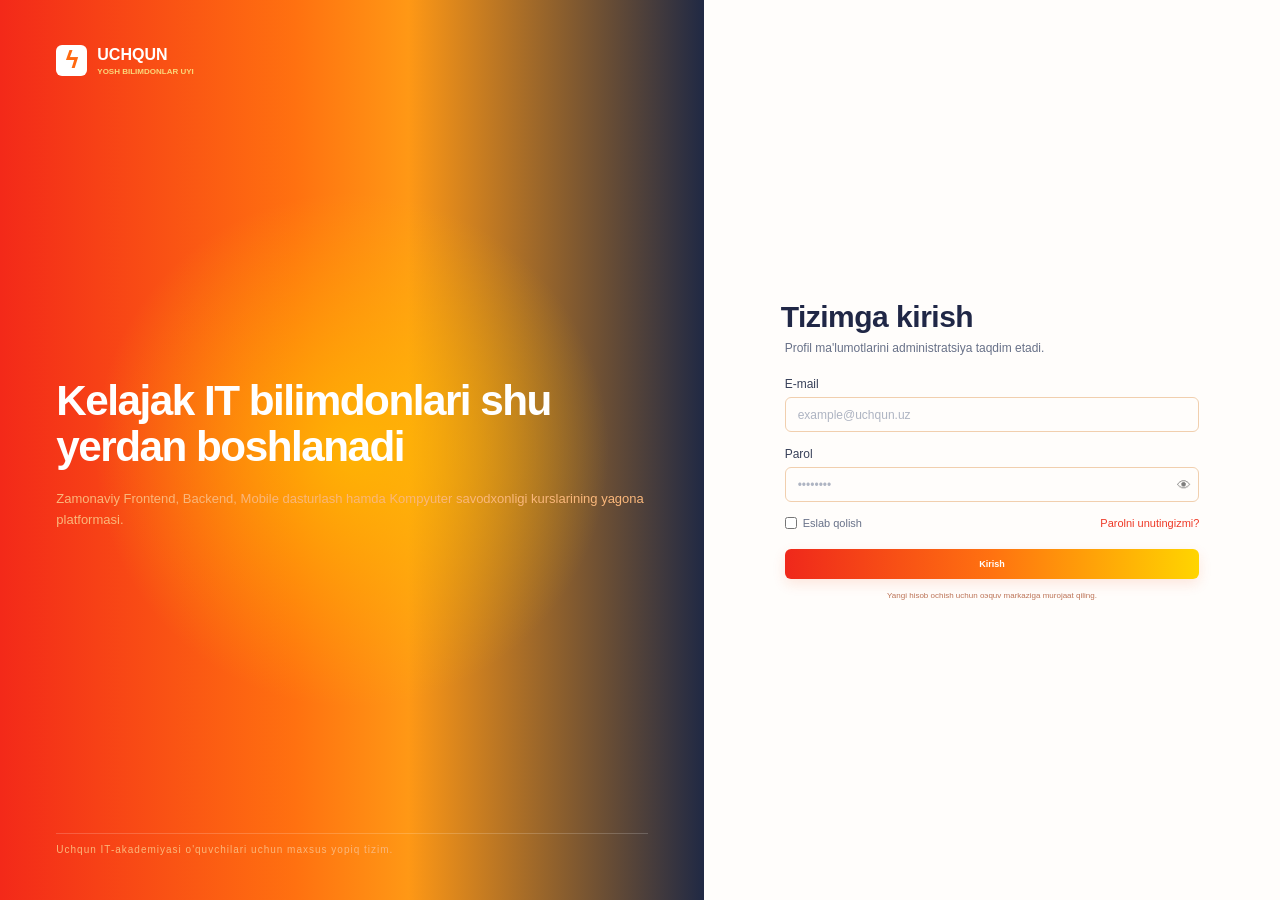
<file: login page/index.html>
<!doctype html>
<html lang="en">
  <head>
    <meta charset="UTF-8" />
    <meta name="viewport" content="width=device-width, initial-scale=1.0" />
    <title>Document</title>
    <link rel="stylesheet" href="style.css" />
  </head>
  <body>
    <div class="login-page">
      <!-- CHAP TOMON -->
      <section class="left-side">
        <div class="logo">
          <div class="logo-icon">ϟ</div>

          <div>
            <h3>UCHQUN</h3>
            <span>YOSH BILIMDONLAR UYI</span>
          </div>
        </div>

        <div class="left-content">
          <h1>Kelajak IT bilimdonlari shu yerdan boshlanadi</h1>

          <p>
            Zamonaviy Frontend, Backend, Mobile dasturlash hamda Kompyuter
            savodxonligi kurslarining yagona platformasi.
          </p>
        </div>

        <div class="left-footer">
          Uchqun IT-akademiyasi o'quvchilari uchun maxsus yopiq tizim.
        </div>
      </section>

      <!-- O'NG TOMON -->
      <section class="right-side">
        <div class="login-box">
          <div class="title">
            <h2>Tizimga kirish</h2>

            <p id="message">
              Profil ma'lumotlarini administratsiya taqdim etadi.
            </p>
          </div>

          <form id="loginForm">
            <!-- EMAIL -->
            <div class="input-group">
              <label>E-mail</label>

              <input type="email" placeholder="example@uchqun.uz " id="email" />
            </div>

            <!-- PAROL -->
            <div class="input-group">
              <label>Parol</label>

              <div class="password-box">
                <input
                  type="password"
                  id="password"
                  placeholder="••••••••"
                  itemid="password"
                />

                <button
                  type="button"
                  class="show-password"
                  onclick="showPassword()"
                >
                  👁
                </button>
                <p id="message" role="status"></p>
              </div>
            </div>

            <!-- OPTIONS -->
            <div class="options">
              <label class="remember">
                <input type="checkbox" />
                <span>Eslab qolish</span>
              </label>

              <a href="#"> Parolni unutingizmi? </a>
            </div>

            <!-- BUTTON -->
            <!-- BUTTON -->
            <button type="submit" class="login-button" id="button">
              <span id="btn-text">Kirish</span>
              <div id="loader" class="spinner" style="display: none"></div>
            </button>

            <p class="register-text">
              Yangi hisob ochish uchun oэquv markaziga murojaat qiling.
            </p>
          </form>
        </div>
      </section>
    </div>
    <script src="library.js"></script>
    <script src="scripts.js"></script>
  </body>
</html>
</file>
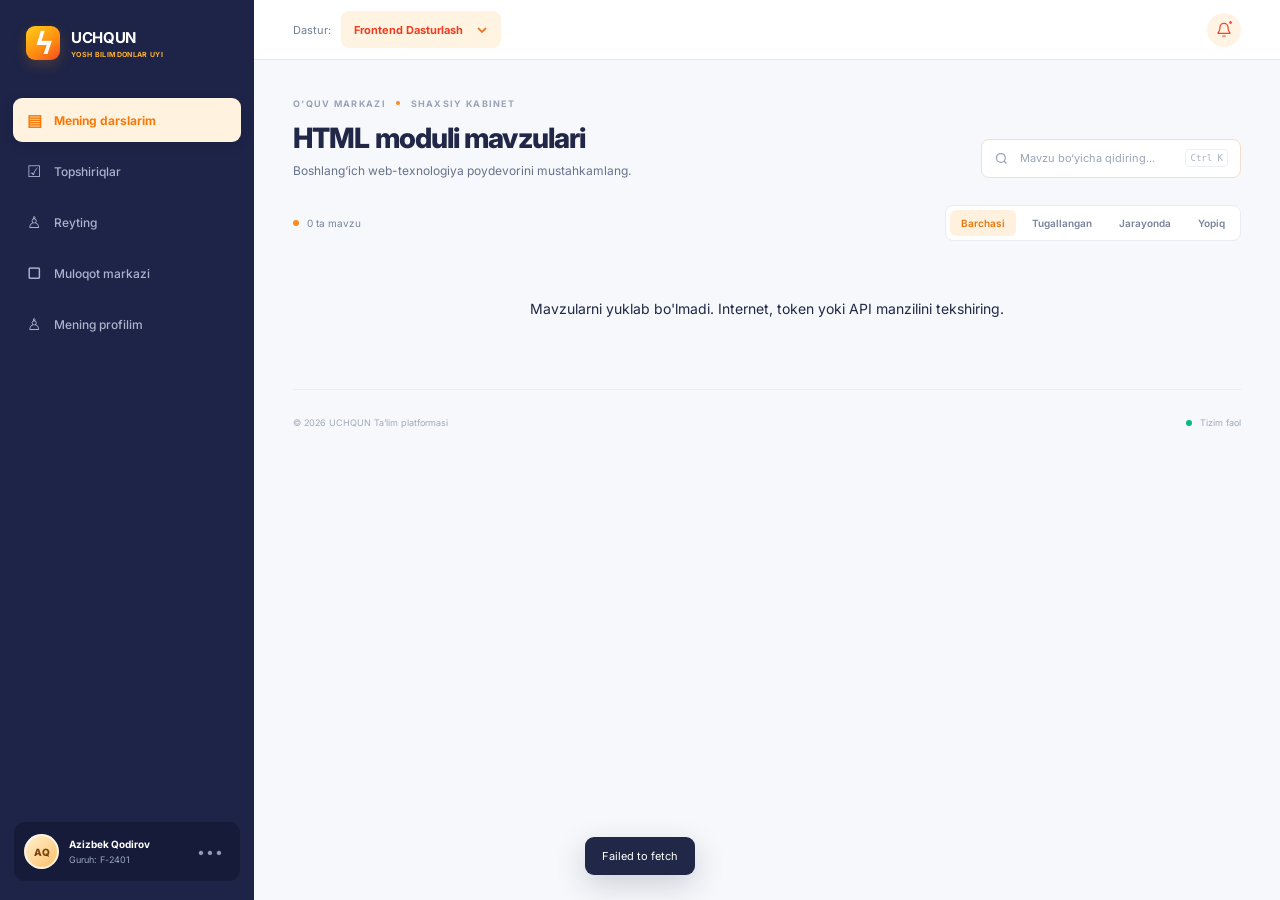
<file: topics/index.html>
<!doctype html>
<html lang="uz">
  <head>
    <meta charset="UTF-8" />
    <meta name="viewport" content="width=device-width, initial-scale=1.0" />
    <title>UCHQUN — Mening darslarim</title>

    <link rel="preconnect" href="https://fonts.googleapis.com" />
    <link rel="preconnect" href="https://fonts.gstatic.com" crossorigin />
    <link
      href="https://fonts.googleapis.com/css2?family=Inter:wght@400;500;600;700;800&display=swap"
      rel="stylesheet"
    />
    <link rel="stylesheet" href="style.css" />
  </head>
  <body>
    <div class="app-shell">
      <aside class="sidebar">
        <a class="brand" href="#">
          <span class="brand-mark">ϟ</span>
          <span class="brand-copy">
            <strong>UCHQUN</strong>
            <small>YOSH BILIMDONLAR UYI</small>
          </span>
        </a>

        <nav class="side-nav">
          <a class="nav-item active" href="#">
            <span class="nav-icon">▤</span> Mening darslarim
          </a>
          <a class="nav-item" href="#" data-local-page="Topshiriqlar">
            <span class="nav-icon">☑</span> Topshiriqlar
          </a>
          <a class="nav-item" href="#" data-local-page="Reyting">
            <span class="nav-icon">♙</span> Reyting
          </a>
          <a class="nav-item" href="#" data-local-page="Muloqot markazi">
            <span class="nav-icon">▢</span> Muloqot markazi
          </a>
          <a class="nav-item" href="#" data-local-page="Mening profilim">
            <span class="nav-icon">♙</span> Mening profilim
          </a>
        </nav>

        <div class="profile-card">
          <div class="avatar">AQ</div>
          <div class="profile-info">
            <strong>Azizbek Qodirov</strong>
            <small>Guruh: F-2401</small>
          </div>
          <button class="profile-menu" aria-label="Profil menyusi">•••</button>
        </div>
      </aside>

      <main class="main-area">
        <header class="topbar">
          <div class="course-select-wrap">
            <span class="topbar-label">Dastur:</span>

            <button
              class="course-select"
              id="courseSelect"
              aria-expanded="false"
            >
              <span id="selectedCourse">Frontend Dasturlash</span>
              <span class="chevron">⌄</span>
            </button>

            <div class="course-menu" id="courseMenu">
              <button data-slug="frontend-dasturlash">
                Frontend Dasturlash
              </button>
              <button data-slug="backend-dasturlash">Backend Dasturlash</button>
              <button data-slug="grafik-dizayn">Grafik Dizayn</button>
            </div>
          </div>

          <button
            class="notification-btn"
            id="notificationBtn"
            aria-label="Bildirishnomalar"
          >
            <svg viewBox="0 0 24 24">
              <path
                d="M18 8a6 6 0 0 0-12 0c0 7-3 7-3 9h18c0-2-3-2-3-9M10 21h4"
              />
            </svg>
            <i></i>
          </button>
        </header>

        <section class="content">
          <div class="page-heading">
            <div>
              <div class="eyebrow">
                O‘QUV MARKAZI <span></span> SHAXSIY KABINET
              </div>
              <h1>HTML moduli mavzulari</h1>
              <p>Boshlang‘ich web-texnologiya poydevorini mustahkamlang.</p>
            </div>

            <label class="search-box">
              <svg viewBox="0 0 24 24">
                <circle cx="11" cy="11" r="7" />
                <path d="m16 16 4 4" />
              </svg>
              <input
                id="topicSearch"
                type="search"
                placeholder="Mavzu bo‘yicha qidiring..."
                autocomplete="off"
              />
              <kbd>Ctrl K</kbd>
            </label>
          </div>

          <div class="toolbar">
            <div class="results-label">
              <span class="tiny-dot"></span>
              <span id="resultsCount">6 ta mavzu</span>
            </div>

            <div class="filter-tabs">
              <button class="filter-tab active" data-filter="all">
                Barchasi
              </button>
              <button class="filter-tab" data-filter="completed">
                Tugallangan
              </button>
              <button class="filter-tab" data-filter="progress">
                Jarayonda
              </button>
              <button class="filter-tab" data-filter="locked">Yopiq</button>
            </div>
          </div>

          <section class="topic-list" id="topicList" aria-live="polite">
            <div class="loading-state">
              <span class="loader"></span>
              <span>Mavzular yuklanmoqda...</span>
            </div>
          </section>

          <div class="empty-state hidden" id="emptyState">
            <div class="empty-icon">⌕</div>
            <h3>Mavzu topilmadi</h3>
            <p>Qidiruv so‘zini yoki tanlangan filtrni o‘zgartirib ko‘ring.</p>
            <button class="button button-outline" id="resetSearch">
              Filtrlarni tozalash
            </button>
          </div>

          <footer class="page-footer">
            <span>© 2026 UCHQUN Ta’lim platformasi</span>
            <span><span class="online-dot"></span> Tizim faol</span>
          </footer>
        </section>
      </main>
    </div>

    <div class="toast" id="toast" role="status"></div>

    <script src="script.js"></script>
  </body>
</html>
</file>
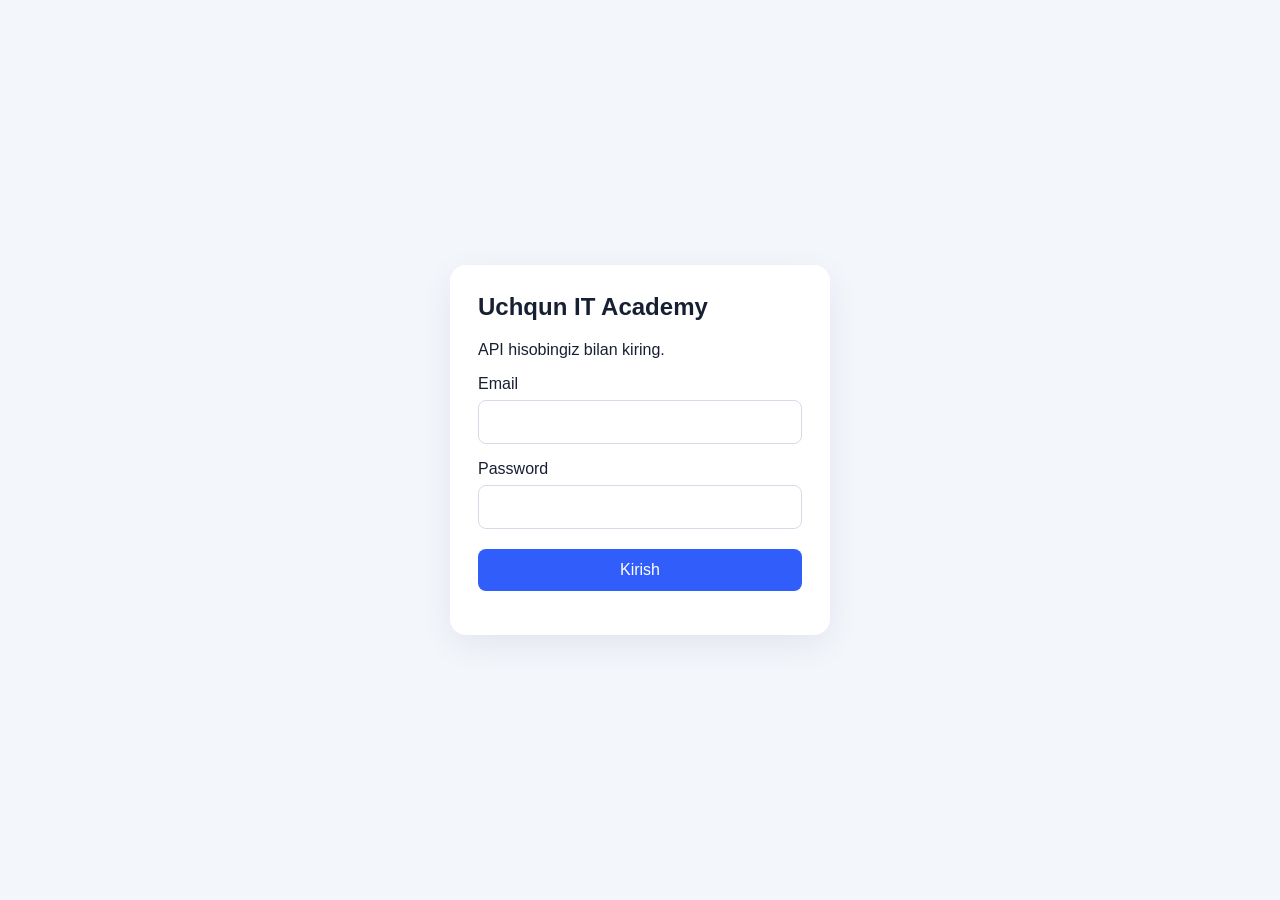
<file: login.html>
<!doctype html>
<html lang="uz">
  <head>
    <meta charset="UTF-8" />
    <meta name="viewport" content="width=device-width, initial-scale=1.0" />
    <title>Uchqun — Login</title>

    <style>
      * {
        box-sizing: border-box;
      }

      body {
        margin: 0;
        min-height: 100vh;
        display: grid;
        place-items: center;
        background: #f3f6fb;
        font-family: Arial, sans-serif;
        color: #172033;
      }

      form {
        width: min(90%, 380px);
        padding: 28px;
        background: white;
        border-radius: 16px;
        box-shadow: 0 10px 35px #15213b12;
      }

      h2 {
        margin-top: 0;
      }

      label {
        display: block;
        margin: 16px 0 7px;
      }

      input {
        width: 100%;
        padding: 12px;
        border: 1px solid #d5dce8;
        border-radius: 8px;
        font-size: 16px;
      }

      button {
        width: 100%;
        margin-top: 20px;
        padding: 12px;
        border: 0;
        border-radius: 8px;
        background: #315efb;
        color: white;
        font-size: 16px;
        cursor: pointer;
      }

      button:disabled {
        opacity: 0.6;
        cursor: wait;
      }

      #message {
        overflow-wrap: anywhere;
        line-height: 1.5;
      }
    </style>
  </head>

  <body>
    <form id="loginForm">
      <h2>Uchqun IT Academy</h2>
      <p>API hisobingiz bilan kiring.</p>

      <label for="email">Email</label>
      <input
        id="email"
        name="email"
        type="email"
        autocomplete="username"
        required
      />

      <label for="password">Password</label>
      <input
        id="password"
        name="password"
        type="password"
        autocomplete="current-password"
        required
      />

      <button type="submit">Kirish</button>
      <p id="message" role="status"></p>
    </form>

    <script>
      const API_BASE = "https://django-production-c898.up.railway.app/api/v1";

      const loginForm = document.getElementById("loginForm");
      const message = document.getElementById("message");
      const button = loginForm.querySelector("button");

      loginForm.addEventListener("submit", async (event) => {
        event.preventDefault();

        button.disabled = true;
        message.textContent = "Tekshirilmoqda...";

        try {
          const email = document.getElementById("email").value.trim();
          const password = document.getElementById("password").value;

          const response = await fetch(`${API_BASE}/auth/login/`, {
            method: "POST",
            headers: {
              "Content-Type": "application/json",
              Accept: "application/json",
            },
            body: JSON.stringify({
              email: email,
              password: password,
            }),
          });

          const data = await response.json().catch(() => ({}));

          if (!response.ok) {
            const errorText =
              typeof data.detail === "string"
                ? data.detail
                : typeof data.message === "string"
                  ? data.message
                  : Object.entries(data)
                      .map(([key, value]) => {
                        const text = Array.isArray(value)
                          ? value.join(", ")
                          : String(value);
                        return `${key}: ${text}`;
                      })
                      .join(" | ");

            throw new Error(errorText || `Login xatosi: ${response.status}`);
          }

          if (!data.access) {
            throw new Error("Login javobida access token topilmadi.");
          }

          sessionStorage.setItem("apiToken", data.access);

          message.textContent =
            "Login muvaffaqiyatli! Mavzu sahifasiga o'tilmoqda...";

          window.location.href = "/topics/index.html?id=1";
        } catch (error) {
          message.textContent =
            error.message || "Server bilan bog'lanishda xatolik.";

          console.error("Login xatosi:", error);
        } finally {
          button.disabled = false;
        }
      });
    </script>
  </body>
</html>
</file>
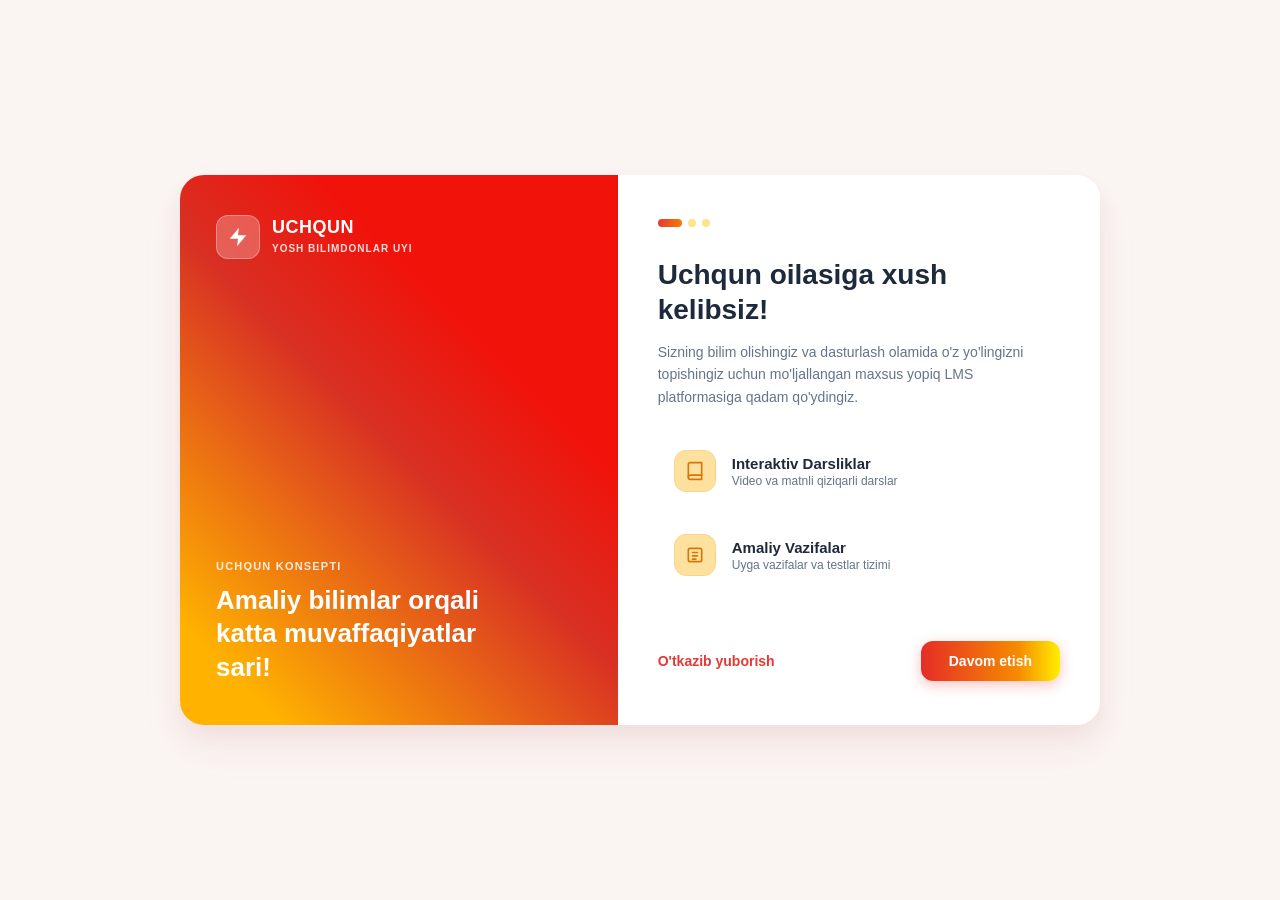
<file: intro/intro.html>
<!DOCTYPE html>
<html lang="uz">
<head>
  <meta charset="UTF-8" />
  <meta name="viewport" content="width=device-width, initial-scale=1.0" />
  <title>Uchqun - Onboarding</title>
  <link rel="stylesheet" href="intro.css">
</head>
<body>

  <div class="onboarding-card">
    
    <!-- CHAP TOMON (LEFT PANEL) -->
    <div class="left-panel">
      <!-- LOGO -->
      <div class="logo-box">
        <div class="logo-icon-bg">
          <svg viewBox="0 0 24 24">
            <path d="M13 2L3 14h9l-1 8 10-12h-9l1-8z"/>
          </svg>
        </div>
        <div class="logo-text">
          <h3>UCHQUN</h3>
          <span>YOSH BILIMDONLAR UYI</span>
        </div>
      </div>

      <!-- BOTTOM CONTENT -->
      <div class="left-content">
        <span class="concept-tag">UCHQUN KONSEPTI</span>
        <h2 class="left-headline">Amaliy bilimlar orqali katta muvaffaqiyatlar sari!</h2>
      </div>
    </div>

    <!-- O'NG TOMON (RIGHT PANEL) -->
    <div class="right-panel">
      <div>
        <!-- PAGINATION -->
        <div class="pagination">
          <div class="page-dot active"></div>
          <div class="page-dot"></div>
          <div class="page-dot"></div>
        </div>

        <!-- TITLE & DESCRIPTION -->
        <h1 class="main-title">Uchqun oilasiga xush kelibsiz!</h1>
        <p class="description">
          Sizning bilim olishingiz va dasturlash olamida o'z yo'lingizni topishingiz uchun mo'ljallangan maxsus yopiq LMS platformasiga qadam qo'ydingiz.
        </p>

        <!-- FEATURES LIST -->
        <div class="features-list">
          <!-- Item 1 -->
          <div class="feature-item">
            <div class="feature-icon-box">
              <svg viewBox="0 0 24 24">
                <path d="M4 19.5A2.5 2.5 0 0 1 6.5 17H20"/>
                <path d="M6.5 2H20v20H6.5A2.5 2.5 0 0 1 4 19.5v-15A2.5 2.5 0 0 1 6.5 2z"/>
              </svg>
            </div>
            <div class="feature-info">
              <h4>Interaktiv Darsliklar</h4>
              <p>Video va matnli qiziqarli darslar</p>
            </div>
          </div>

          <!-- Item 2 -->
          <div class="feature-item">
            <div class="feature-icon-box">
              <svg viewBox="0 0 24 24">
                <rect x="4" y="4" width="16" height="16" rx="2"/>
                <path d="M9 9h6"/>
                <path d="M9 13h6"/>
                <path d="M9 17h4"/>
              </svg>
            </div>
            <div class="feature-info">
              <h4>Amaliy Vazifalar</h4>
              <p>Uyga vazifalar va testlar tizimi</p>
            </div>
          </div>
        </div>
      </div>

      <div class="actions-bar">
        <button type="button" class="skip-btn" onclick="handleSkip()">O'tkazib yuborish</button>
        <button type="button" class="next-btn" onclick="handleNext()">Davom etish</button>
      </div>
    </div>

  </div>

  <script>
    function handleSkip() {
      console.log("O'tkazib yuborildi");
      window.location.href = "index.html";
    }

    function handleNext() {
      console.log("Davom etish bosildi");
      window.location.href = "../course-selection/course-selection.html";
    }
  </script>
</body>
</html>
</file>
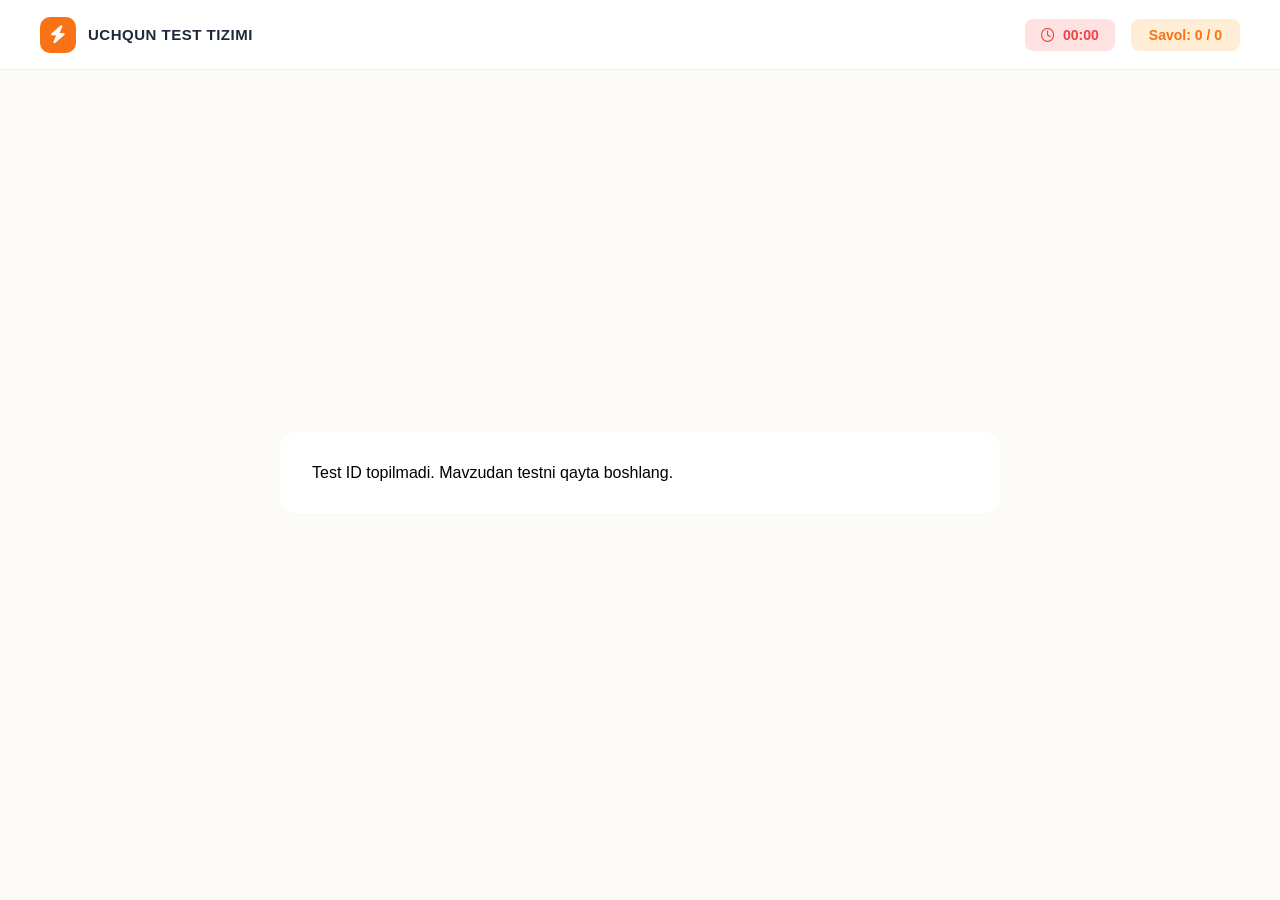
<file: test-screen/test.html>
<!doctype html>
<html lang="uz">
  <head>
    <meta charset="UTF-8" />
    <meta name="viewport" content="width=device-width, initial-scale=1.0" />
    <meta name="theme-color" content="#fdfbf7" />
    <title>Uchqun — Test tizimi</title>
    <link rel="stylesheet" href="style.css" />
    <link
      rel="stylesheet"
      href="https://cdnjs.cloudflare.com/ajax/libs/font-awesome/6.4.0/css/all.min.css"
    />
    <script src="test-screen.js" defer></script>
  </head>
  <body>
    <header class="header">
      <a
        class="logo-area"
        href="javascript:history.back()"
        style="text-decoration: none"
      >
        <div class="logo-icon">
          <i class="fa-solid fa-bolt"></i>
        </div>
        <span class="logo-text">UCHQUN TEST TIZIMI</span>
      </a>

      <div class="header-right">
        <div class="timer-badge">
          <i class="fa-regular fa-clock"></i>
          <span id="timer">00:00</span>
        </div>
        <div class="question-badge" id="questionBadge">Savol: 0 / 0</div>
      </div>
    </header>

    <main class="main-container">
      <div class="content-wrapper">
        <div id="loading" class="question-card">
          Test savollari yuklanmoqda...
        </div>

        <div id="testArea" hidden>
          <section class="question-card">
            <span class="question-category" id="category"> TEST </span>
            <h1 class="question-title" id="questionTitle">
              Savol yuklanmoqda...
            </h1>
          </section>

          <div class="options-list" id="optionsList"></div>

          <p id="message" role="status" aria-live="polite"></p>

          <div class="footer-actions">
            <button type="button" class="btn btn-secondary" id="prevBtn">
              <i class="fa-solid fa-arrow-left"></i>
              Oldingi savol
            </button>

            <div class="right-actions">
              <button type="button" class="skip-text" id="skipBtn">
                O'tkazib yuborish
              </button>
              <button type="button" class="btn btn-primary" id="nextBtn">
                Keyingisi <i class="fa-solid fa-arrow-right"></i>
              </button>
            </div>
          </div>

          <div class="submit-area">
            <button type="button" class="btn btn-primary" id="submitBtn">
              <i class="fa-solid fa-check"></i>
              Testni yakunlash
            </button>
          </div>
        </div>

        <section class="question-card result-card" id="resultArea" hidden>
          <div class="result-icon">
            <i class="fa-solid fa-trophy"></i>
          </div>
          <h2>Test yakunlandi!</h2>
          <p id="resultText"></p>
          <button
            type="button"
            class="btn btn-primary"
            onclick="history.back()"
          >
            Mavzuga qaytish
          </button>
        </section>
      </div>
    </main>
  </body>
</html>
</file>
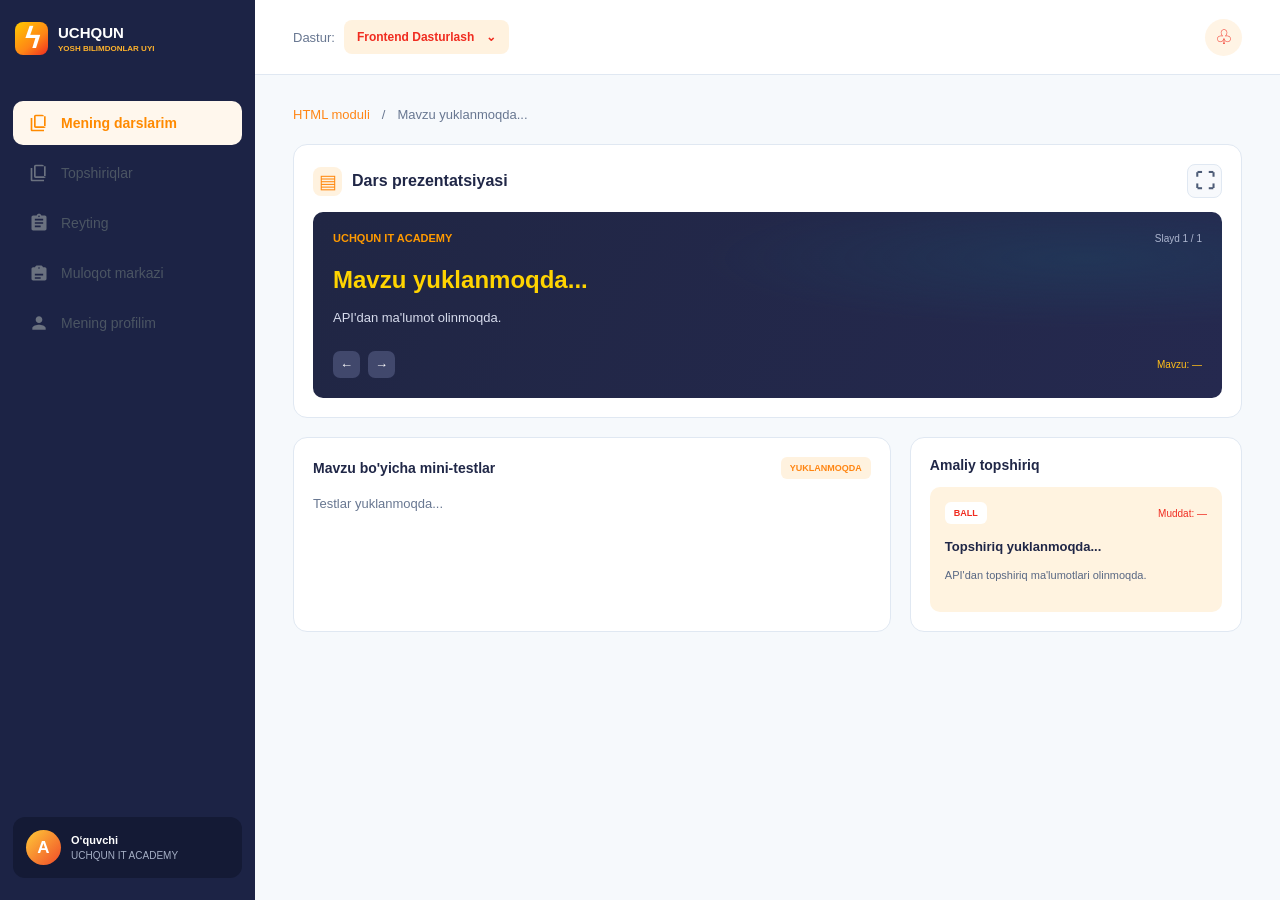
<file: topics detail/topic-detail.html>
<!doctype html>
<html lang="uz">
  <head>
    <meta charset="UTF-8" />
    <meta name="viewport" content="width=device-width, initial-scale=1.0" />
    <title>Mavzu tafsilotlari | UCHQUN</title>
    <link rel="stylesheet" href="topic-detail.css" />
    <link rel="preconnect" href="https://fonts.googleapis.com" />
    <link
      href="https://fonts.googleapis.com/css2?family=Plus+Jakarta+Sans:wght@400;500;600;700&display=swap"
      rel="stylesheet"
    />
  </head>
  <body>
    <div class="app">
      <aside class="sidebar">
        <a href="index.html" class="brand">
          <span class="brand-logo">ϟ</span>
          <span>
            <strong>UCHQUN</strong>
            <small>YOSH BILIMDONLAR UYI</small>
          </span>
        </a>

        <nav class="navigation">
          <a href="#" class="nav-item active">
            <svg viewBox="0 0 24 24">
              <path
                d="M4 6H2v14c0 1.1.9 2 2 2h14v-2H4V6zm16-4H8c-1.1 0-2 .9-2 2v12c0 1.1.9 2 2 2h12c1.1 0-2-.9-2-2V4c0-1.1-.9-2-2-2zm0 14H8V4h12v12z"
              />
            </svg>
            Mening darslarim
          </a>
          <a
            href="/assignment/assigment.html"
            class="nav-item"
            data-nav="Topshiriqlar"
          >
            <svg viewBox="0 0 24 24">
              <path
                d="M4 6H2v14c0 1.1.9 2 2 2h14v-2H4V6zm16-4H8c-1.1 0-2 .9-2 2v12c0 1.1.9 2 2 2h12c1.1 0-2-.9-2-2V4c0-1.1-.9-2-2-2zm0 14H8V4h12v12z"
              />
            </svg>
            Topshiriqlar
          </a>
          <a href="#" class="nav-item" data-nav="Reyting">
            <svg viewBox="0 0 24 24">
              <path
                d="M19 3h-4.18C14.4 1.84 13.3 1 12 1c-1.3 0-2.4.84-2.82 2H5c-1.1 0-2 .9-2 2v14c0 1.1.9 2 2 2h14c1.1 0 2-.9 2-2V5c0-1.1-.9-2-2-2zm-7 0c.55 0 1 .45 1 1s-.45 1-1 1-1-.45-1-1 .45-1 1-1zm2 14H7v-2h7v2zm3-4H7v-2h10v2zm0-4H7V7h10v2z"
              />
            </svg>
            Reyting
          </a>
          <a href="#" class="nav-item" data-nav="Muloqot markazi">
            <svg viewBox="0 0 24 24">
              <path
                d="M19 5h-2.18C16.4 3.84 15.3 3 14 3h-4c-1.3 0-2.4.84-2.82 2H5c-1.1 0-2 .9-2 2v12c0 1.1.9 2 2 2h14c1.1 0 2-.9 2-2V7c0-1.1-.9-2-2-2zm-7 0c.55 0 1 .45 1 1s-.45 1-1 1-1-.45-1-1 .45-1 1-1zm2 14H7v-2h7v2zm3-4H7v-2h10v2z"
              />
            </svg>
            Muloqot markazi
          </a>
          <a href="#" class="nav-item" data-nav="Mening profilim">
            <svg viewBox="0 0 24 24">
              <path
                d="M12 12c2.21 0 4-1.79 4-4s-1.79-4-4-4-4 1.79-4 4 1.79 4 4 4zm0 2c-2.67 0-8 1.34-8 4v2h16v-2c0-2.66-5.33-4-8-4z"
              />
            </svg>
            Mening profilim
          </a>
        </nav>

        <div class="student">
          <div class="avatar">A</div>
          <div>
            <strong>O‘quvchi</strong>
            <small>UCHQUN IT ACADEMY</small>
          </div>
        </div>
      </aside>

      <main class="main">
        <header class="topbar">
          <div class="course-select">
            <span>Dastur:</span>
            <strong>Frontend Dasturlash <span>⌄</span></strong>
          </div>
          <button
            id="notificationBtn"
            class="notification"
            aria-label="Bildirishnomalar"
          >
            ♧
          </button>
        </header>

        <div class="content">
          <div class="breadcrumb">
            <a href="/topics/index.html">HTML moduli</a>
            <span>/</span>
            <span id="breadcrumbTitle">Mavzu yuklanmoqda...</span>
          </div>

          <p id="pageMessage" class="message" role="status" hidden></p>

          <section class="presentation panel">
            <div class="section-heading">
              <div class="heading-left">
                <span class="heading-icon">▤</span>
                <h1 id="presentationTitle">Dars prezentatsiyasi</h1>
              </div>
              <div class="heading-actions">
                <a
                  id="downloadPresentation"
                  class="light-button"
                  href="#"
                  target="_blank"
                  rel="noopener noreferrer"
                  hidden
                >
                  Yuklab olish (.pdf)
                </a>
                <button
                  id="fullscreenBtn"
                  class="light-button square"
                  type="button"
                  aria-label="To‘liq ekran"
                >
                  ⛶
                </button>
              </div>
            </div>

            <div id="slideViewer" class="slide-viewer">
              <div class="slide-top">
                <strong>UCHQUN IT ACADEMY</strong>
                <span id="slideCounter">Slayd 1 / 1</span>
              </div>

              <div class="slide-content">
                <h2 id="slideTitle">Mavzu yuklanmoqda...</h2>
                <p id="slideDescription">API'dan ma'lumot olinmoqda.</p>
              </div>

              <div class="slide-bottom">
                <div class="slide-controls">
                  <button
                    id="prevSlide"
                    type="button"
                    aria-label="Oldingi slayd"
                  >
                    ←
                  </button>
                  <button
                    id="nextSlide"
                    type="button"
                    aria-label="Keyingi slayd"
                  >
                    →
                  </button>
                </div>
                <span id="slideTopicName">Mavzu: —</span>
              </div>
            </div>

            <div id="sourceCode" class="source-code" hidden>
              <h3>Namuna kod</h3>
              <pre><code></code></pre>
            </div>
            <a
              id="sourceCodeLink"
              class="light-button source-link"
              href="#"
              target="_blank"
              rel="noopener noreferrer"
              hidden
            >
              Kod faylini ochish
            </a>
            <a
              id="videoLink"
              class="light-button source-link"
              href="#"
              target="_blank"
              rel="noopener noreferrer"
              hidden
            >
              Dars videosini ko‘rish
            </a>
          </section>

          <div class="lower-grid">
            <section class="quiz-section panel">
              <div class="section-heading">
                <h2>Mavzu bo'yicha mini-testlar</h2>
                <span id="quizCount" class="count-badge">YUKLANMOQDA</span>
              </div>

              <div id="quizList" class="quiz-list">
                <p class="muted">Testlar yuklanmoqda...</p>
              </div>
            </section>

            <section class="assignment-section panel">
              <div class="section-heading">
                <h2>Amaliy topshiriq</h2>
              </div>

              <div class="assignment-card">
                <div class="assignment-meta">
                  <span id="assignmentPoints" class="points-badge">BALL</span>
                  <span id="assignmentDeadline" class="deadline"
                    >Muddat: —</span
                  >
                </div>

                <h3 id="assignmentTitle">Topshiriq yuklanmoqda...</h3>
                <p id="assignmentDescription">
                  API'dan topshiriq ma'lumotlari olinmoqda.
                </p>

                <div id="assignmentDetails" class="assignment-details"></div>

                <form id="assignmentForm" class="assignment-form" hidden>
                  <button
                    type="button"
                    onclick="
                      window.location.href =
                        '/assignment/assigment.html?topicId=1'
                    "
                  >
                    Vazifani topshirish
                  </button>
                </form>
              </div>
            </section>
          </div>
        </div>
      </main>
    </div>

    <script src="topic-detail.js"></script>
  </body>
</html>
</file>
<file: login page/style.css>
* {
  margin: 0;
  padding: 0;
  box-sizing: border-box;
}

body {
  min-height: 100vh;
  font-family: Arial, Helvetica, sans-serif;
  background: #fffdfb;
}

/* =========================
   ASOSIY
========================= */

.login-page {
  min-height: 100vh;

  display: grid;
  grid-template-columns: 55% 45%;
}

/* =========================
   CHAP TOMON
========================= */

.left-side {
  position: relative;

  min-height: 100vh;

  padding: 45px 8%;

  display: flex;
  flex-direction: column;

  color: white;

  overflow: hidden;

  background:
    radial-gradient(circle at 50% 50%, rgba(255, 190, 0, 0.8), transparent 45%),
    linear-gradient(90deg, #f32919 0%, #ff7110 42%, #ff9815 58%, #202944 100%);
}

/* =========================
   LOGO
========================= */

.logo {
  display: flex;
  align-items: center;
  gap: 10px;
}

.logo-icon {
  width: 31px;
  height: 31px;

  display: flex;
  align-items: center;
  justify-content: center;

  border-radius: 6px;

  background: white;
  color: #ff6911;

  font-size: 23px;
  font-weight: bold;
}

.logo h3 {
  font-size: 16px;
  font-weight: 700;
}

.logo span {
  display: block;

  margin-top: 3px;

  font-size: 8px;
  font-weight: bold;

  color: #fad87b;
}

/* =========================
   CHAP MATN
========================= */

.left-content {
  width: 600px;
  max-width: 100%;

  margin-top: auto;
  margin-bottom: auto;
}

.left-content h1 {
  max-width: 580px;

  font-size: clamp(36px, 3.3vw, 53px);

  line-height: 1.08;

  letter-spacing: -1.5px;

  font-weight: 800;
}

.left-content p {
  max-width: 610px;

  margin-top: 20px;

  font-size: 13px;

  line-height: 1.6;

  color: #fab77b;
}

/* =========================
   FOOTER
========================= */

.left-footer {
  padding-top: 10px;

  border-top: 1px solid rgba(255, 255, 255, 0.18);

  letter-spacing: 1px;

  font-size: 10px;

  color: #fab77b;
}

/* =========================
   O'NG TOMON
========================= */

.right-side {
  min-height: 100vh;

  display: flex;
  align-items: center;
  justify-content: center;

  background: #fffdfb;
}

.login-box {
  width: 430px;
  max-width: 72%;
}

/* =========================
   TITLE
========================= */

.title h2 {
  font-size: 30px;

  color: #202746;

  margin-left: -4px;
  letter-spacing: -0.5px;
}

.title p {
  margin-top: 7px;

  font-size: 12px;

  color: #687188;
}

/* =========================
   FORM
========================= */

form {
  margin-top: 22px;
}

.input-group {
  margin-bottom: 15px;
}

.input-group label {
  display: block;

  margin-bottom: 6px;

  font-size: 12px;

  color: #39415a;
}

.input-group input {
  width: 100%;
  height: 35px;

  padding: 0 12px;

  border: 1px solid #f1cfae;

  border-radius: 6px;

  outline: none;

  background: #fffdfb;

  color: #30384e;

  font-size: 12px;

  transition: 0.2s;
}

.input-group input::placeholder {
  color: #aeb4c2;
}

.input-group input:focus {
  border-color: #ff9635;

  box-shadow: 0 0 0 3px rgba(255, 139, 8, 0.08);
}

/* =========================
   PASSWORD
========================= */

.password-box {
  position: relative;
}

.password-box input {
  padding-right: 40px;
}

.show-password {
  position: absolute;

  right: 8px;
  top: 50%;

  transform: translateY(-50%);

  border: none;

  background: transparent;

  cursor: pointer;

  font-size: 14px;

  opacity: 0.5;
}

/* =========================
   OPTIONS
========================= */

.options {
  display: flex;

  align-items: center;
  justify-content: space-between;

  margin-top: 12px;
}

.remember {
  display: flex;

  align-items: center;

  gap: 6px;

  cursor: pointer;

  font-size: 11px;

  color: #687188;
}

.remember input {
  width: 12px;
  height: 12px;

  accent-color: #ff7114;
}

.options a {
  font-size: 11px;

  color: #ee3825;

  text-decoration: none;
}

.options a:hover {
  text-decoration: underline;
}

/* =========================
   LOGIN BUTTON
========================= */

.login-button {
  width: 100%;
  height: 30px;

  margin-top: 20px;

  border: none;

  border-radius: 6px;

  cursor: pointer;

  color: white;

  font-size: 9px;
  font-weight: bold;

  background: linear-gradient(90deg, #ef281b, #ff7210, #ffd500);

  box-shadow: 0 5px 13px rgba(242, 78, 20, 0.13);

  transition: 0.2s;
}

.login-button:hover {
  transform: translateY(-1px);

  box-shadow: 0 7px 18px rgba(242, 78, 20, 0.22);
}

.login-button:active {
  transform: translateY(0);
}

/* =========================
   REGISTER TEXT
========================= */

.register-text {
  margin-top: 12px;

  text-align: center;

  font-size: 8px;

  color: #bc7356;
}

/* =========================
   TABLET
========================= */

@media (max-width: 900px) {
  .login-page {
    grid-template-columns: 1fr;
  }

  .left-side {
    min-height: 430px;

    padding: 35px 8%;
  }

  .left-content {
    margin-top: 70px;
    margin-bottom: 45px;
  }

  .left-content h1 {
    font-size: clamp(34px, 6vw, 50px);
  }

  .right-side {
    min-height: 520px;

    padding: 60px 0;
  }

  .login-box {
    width: 430px;
    max-width: 80%;
  }
}

/* =========================
   TELEFON
========================= */

@media (max-width: 560px) {
  .left-side {
    min-height: 390px;

    padding: 27px 25px;
  }

  .left-content {
    margin-top: 55px;
    margin-bottom: 35px;
  }

  .left-content h1 {
    font-size: 34px;

    line-height: 1.08;
  }

  .left-content p {
    margin-top: 15px;

    font-size: 11px;
  }

  .left-footer {
    font-size: 8px;
  }

  .right-side {
    min-height: 500px;

    padding: 50px 25px;

    align-items: flex-start;
  }

  .login-box {
    width: 100%;
    max-width: 430px;
  }

  .title h2 {
    font-size: 23px;
  }

  .input-group input {
    height: 42px;

    font-size: 11px;
  }

  .input-group label {
    font-size: 10px;
  }

  .login-button {
    height: 42px;

    font-size: 11px;
  }

  .remember,
  .options a {
    font-size: 9px;
  }

  .register-text {
    font-size: 9px;
  }
}

/* =========================
   KICHIK TELEFON
========================= */

@media (max-width: 360px) {
  .left-content h1 {
    font-size: 29px;
  }

  .left-content p {
    font-size: 10px;
  }

  .options {
    flex-direction: column;

    align-items: flex-start;

    gap: 10px;
  }

  .options a {
    align-self: flex-end;
  }
}

.spinner {
  width: 18px;
  height: 18px;
  border: 3px solid rgba(255, 255, 255, 0.3);
  border-radius: 50%;
  border-top-color: #ffffff;
  animation: spin 0.8s linear infinite;
  margin: 0 auto;
}

@keyframes spin {
  to {
    transform: rotate(360deg);
  }
}
</file>
<file: topics/style.css>
:root {
  --navy: #1d2447;
  --navy-deep: #171d3b;
  --orange: #ff8a16;
  --orange-dark: #f46d0c;
  --cream: #fff3df;
  --ink: #202747;
  --muted: #74809a;
  --line: #f4e7d8;
  --page: #f6f8fb;
  --green: #08b981;
}

* {
  box-sizing: border-box;
}

html {
  min-height: 100%;
}

body {
  margin: 0;
  min-height: 100vh;
  font-family: Inter, Arial, sans-serif;
  color: var(--ink);
  background: #f1f3f7;
  font-size: 14px;
}

button,
input {
  font: inherit;
}

button {
  cursor: pointer;
}

.app-shell {
  min-height: 100vh;
  display: flex;
  max-width: 1600px;
  margin: 0 auto;
  background: white;
  box-shadow: 0 12px 50px rgba(29, 36, 71, .07);
}

.sidebar {
  width: 254px;
  flex: 0 0 254px;
  background: var(--navy);
  color: #fff;
  padding: 26px 13px 18px;
  display: flex;
  flex-direction: column;
  min-height: 100vh;
}

.brand {
  display: flex;
  align-items: center;
  gap: 11px;
  color: inherit;
  text-decoration: none;
  padding: 0 13px;
  margin: 0 0 38px;
}

.brand-mark {
  width: 34px;
  height: 34px;
  display: grid;
  place-items: center;
  border-radius: 9px;
  color: white;
  font-size: 29px;
  font-weight: 800;
  line-height: 1;
  background: linear-gradient(145deg, #ffcf18, #ff8a10 60%, #f14c25);
  box-shadow: 0 5px 14px #ff9b1730;
}

.brand-copy {
  display: flex;
  flex-direction: column;
  gap: 3px;
}

.brand-copy strong {
  font-size: 15px;
  letter-spacing: -.35px;
}

.brand-copy small {
  font-size: 7px;
  color: #ffb02d;
  letter-spacing: .35px;
  font-weight: 700;
}

.side-nav {
  display: grid;
  gap: 7px;
}

.nav-item {
  display: flex;
  align-items: center;
  gap: 12px;
  padding: 12px 13px;
  border-radius: 9px;
  color: #aab3cc;
  text-decoration: none;
  font-size: 12px;
  font-weight: 500;
  transition: background .2s, color .2s, transform .2s;
}

.nav-item:hover {
  background: #ffffff0c;
  color: white;
  transform: translateX(2px);
}

.nav-item.active {
  color: #f87908;
  background: var(--cream);
  font-weight: 700;
  box-shadow: 0 3px 12px #0e143026;
}

.nav-icon {
  width: 16px;
  text-align: center;
  font-size: 16px;
}

.profile-card {
  margin-top: auto;
  background: #151b38;
  border: 1px solid #ffffff0b;
  border-radius: 12px;
  padding: 12px 10px;
  display: flex;
  align-items: center;
  gap: 10px;
}

.avatar {
  width: 35px;
  height: 35px;
  flex: 0 0 35px;
  display: grid;
  place-items: center;
  border-radius: 50%;
  background: linear-gradient(135deg, #fff0cf, #ffc067);
  color: #78420d;
  font-size: 10px;
  font-weight: 800;
  border: 2px solid #ffffffbd;
}

.profile-info {
  display: flex;
  flex-direction: column;
  gap: 4px;
  min-width: 0;
}

.profile-info strong {
  font-size: 10px;
  white-space: nowrap;
}

.profile-info small {
  font-size: 9px;
  color: #9ca6c1;
}

.profile-menu {
  margin-left: auto;
  border: 0;
  background: transparent;
  color: #929bb6;
  letter-spacing: 1px;
}

.main-area {
  flex: 1;
  min-width: 0;
  background: var(--page);
}

.topbar {
  height: 60px;
  display: flex;
  align-items: center;
  justify-content: space-between;
  padding: 0 39px;
  background: #fff;
  border-bottom: 1px solid #f3e5d8;
}

.course-select-wrap {
  position: relative;
  display: flex;
  align-items: center;
  gap: 10px;
}

.topbar-label {
  color: #71809a;
  font-size: 11px;
}

.course-select {
  display: flex;
  align-items: center;
  gap: 13px;
  padding: 9px 13px;
  border: 0;
  border-radius: 8px;
  background: #fff3e1;
  color: #ef3d23;
  font-size: 11px;
  font-weight: 700;
}

.chevron {
  font-size: 15px;
  color: #f06d10;
  transform: translateY(-2px);
}

.course-menu {
  position: absolute;
  z-index: 10;
  left: 45px;
  top: calc(100% + 9px);
  width: 205px;
  padding: 6px;
  display: none;
  background: white;
  border: 1px solid var(--line);
  border-radius: 10px;
  box-shadow: 0 12px 35px #252b471c;
}

.course-menu.open {
  display: grid;
}

.course-menu button {
  border: 0;
  text-align: left;
  background: transparent;
  color: var(--ink);
  border-radius: 7px;
  padding: 10px;
  font-size: 11px;
}

.course-menu button:hover {
  background: #fff4e4;
  color: #e86a0b;
}

.notification-btn {
  position: relative;
  width: 34px;
  height: 34px;
  display: grid;
  place-items: center;
  border: 0;
  border-radius: 50%;
  background: #fff4e4;
  color: #f04424;
}

.notification-btn svg {
  width: 16px;
  height: 16px;
  fill: none;
  stroke: currentColor;
  stroke-width: 1.8;
  stroke-linecap: round;
  stroke-linejoin: round;
}

.notification-btn i {
  position: absolute;
  right: 8px;
  top: 7px;
  width: 5px;
  height: 5px;
  border-radius: 50%;
  background: #ff5a3a;
  border: 1px solid white;
}

.content {
  max-width: 1180px;
  margin: 0 auto;
  padding: 38px 39px 22px;
}

.page-heading {
  display: flex;
  justify-content: space-between;
  align-items: end;
  gap: 25px;
  margin-bottom: 27px;
}

.eyebrow {
  color: #9aa3b6;
  font-size: 9px;
  letter-spacing: 1.3px;
  font-weight: 700;
  margin-bottom: 13px;
}

.eyebrow span {
  display: inline-block;
  width: 4px;
  height: 4px;
  margin: 0 7px 2px;
  border-radius: 50%;
  background: var(--orange);
}

h1 {
  margin: 0 0 7px;
  font-size: clamp(21px, 2.2vw, 28px);
  line-height: 1.2;
  letter-spacing: -.9px;
  font-weight: 800;
}

.page-heading p {
  margin: 0;
  color: #66728c;
  font-size: 12px;
}

.search-box {
  height: 39px;
  width: 260px;
  flex: 0 0 260px;
  display: flex;
  align-items: center;
  gap: 9px;
  padding: 0 12px;
  background: #fff;
  border: 1px solid #f3dfcc;
  border-radius: 8px;
  transition: border .2s, box-shadow .2s;
}

.search-box:focus-within {
  border-color: #ffb36a;
  box-shadow: 0 0 0 3px #ffad4c20;
}

.search-box svg {
  width: 15px;
  height: 15px;
  stroke: #98a3b7;
  fill: none;
  stroke-width: 2;
}

.search-box input {
  min-width: 0;
  flex: 1;
  border: 0;
  outline: 0;
  color: var(--ink);
  font-size: 11px;
  background: transparent;
}

.search-box input::placeholder {
  color: #9aa5b8;
}

.search-box kbd {
  color: #a7afbf;
  font-size: 9px;
  white-space: nowrap;
  border: 1px solid #edf0f5;
  padding: 3px 4px;
  border-radius: 4px;
}

.toolbar {
  display: flex;
  align-items: center;
  justify-content: space-between;
  gap: 15px;
  margin-bottom: 14px;
}

.results-label {
  display: flex;
  align-items: center;
  gap: 8px;
  color: #77839b;
  font-size: 10px;
}

.tiny-dot {
  width: 6px;
  height: 6px;
  background: var(--orange);
  border-radius: 50%;
}

.filter-tabs {
  display: flex;
  align-items: center;
  gap: 5px;
  padding: 4px;
  border: 1px solid #e9edf3;
  background: #fff;
  border-radius: 8px;
}

.filter-tab {
  border: 0;
  background: transparent;
  padding: 7px 11px;
  color: #77839b;
  border-radius: 6px;
  font-size: 10px;
  font-weight: 600;
  transition: .2s;
}

.filter-tab:hover {
  color: var(--ink);
}

.filter-tab.active {
  background: #fff1dd;
  color: #e8750d;
}

.topic-list {
  display: grid;
  gap: 10px;
}

.topic-row {
  min-height: 75px;
  display: grid;
  grid-template-columns: 34px minmax(170px, 1fr) minmax(135px, 195px) 115px 35px;
  align-items: center;
  gap: 14px;
  padding: 13px 18px;
  background: #fff;
  border: 1px solid #f4e6d7;
  border-radius: 12px;
  transition: transform .2s, box-shadow .2s, border-color .2s;
  animation: rise .35s both;
}

.topic-row:hover {
  transform: translateY(-2px);
  border-color: #ffd5a7;
  box-shadow: 0 8px 24px #2a35500a;
}

.topic-number {
  width: 30px;
  height: 30px;
  display: grid;
  place-items: center;
  border-radius: 8px;
  background: #fff3df;
  color: #f4770b;
  font-size: 11px;
  font-weight: 800;
}

.topic-row.completed .topic-number {
  background: #e9fbf3;
  color: #08a873;
}

.topic-main {
  min-width: 0;
}

.topic-main h2 {
  margin: 0 0 5px;
  font-size: 13px;
  letter-spacing: -.25px;
  font-weight: 750;
}

.topic-main p {
  margin: 0;
  color: #76829a;
  font-size: 10px;
}

.topic-main p span {
  padding: 0 4px;
  color: #c4cbd6;
}

.progress-cell {
  min-width: 0;
}

.progress-meta {
  display: flex;
  align-items: center;
  justify-content: space-between;
  gap: 8px;
  margin-bottom: 7px;
  color: #68758e;
  font-size: 10px;
}

.progress-meta strong {
  color: #252c4a;
  font-size: 10px;
}

.progress-track {
  height: 5px;
  width: 100%;
  background: #f1f3f6;
  border-radius: 20px;
  overflow: hidden;
}

.progress-fill {
  height: 100%;
  border-radius: inherit;
  background: linear-gradient(90deg, #ffb321, #ff8618);
  transition: width .5s ease;
}

.completed .progress-fill {
  background: var(--green);
}

.status {
  justify-self: center;
  padding: 7px 10px;
  border-radius: 6px;
  white-space: nowrap;
  background: #fff3df;
  color: #ed790d;
  font-size: 9px;
  font-weight: 800;
  letter-spacing: .1px;
}

.status.completed {
  color: #05a773;
  background: #e8fbf2;
}

.status.locked {
  color: #f04444;
  background: #ffe4e4;
}

.topic-open {
  width: 31px;
  height: 31px;
  display: grid;
  place-items: center;
  border: 0;
  border-radius: 8px;
  background: #fff3df;
  color: #f4770b;
  font-size: 21px;
  transition: .2s;
}

.topic-open:hover:not(:disabled) {
  background: #ff8b18;
  color: #fff;
  transform: translateX(2px);
}

.topic-open:disabled {
  color: #a5adbc;
  cursor: not-allowed;
  opacity: .8;
}

.loading-state {
  display: flex;
  align-items: center;
  justify-content: center;
  gap: 12px;
  padding: 55px 20px;
  color: #75819a;
  font-size: 12px;
}

.loader {
  width: 18px;
  height: 18px;
  border: 2px solid #ffe1bd;
  border-top-color: #ff8a16;
  border-radius: 50%;
  animation: spin .7s linear infinite;
}

.empty-state {
  text-align: center;
  padding: 45px 15px;
}

.empty-icon {
  width: 45px;
  height: 45px;
  display: grid;
  place-items: center;
  margin: 0 auto 12px;
  border-radius: 13px;
  color: #f4770b;
  background: #fff0dc;
  font-size: 25px;
}

.empty-state h3 {
  margin: 0 0 7px;
  font-size: 15px;
}

.empty-state p {
  margin: 0 0 18px;
  color: var(--muted);
  font-size: 11px;
}

.hidden {
  display: none !important;
}

.button {
  padding: 9px 13px;
  border-radius: 7px;
  font-size: 11px;
  font-weight: 700;
}

.button-outline {
  border: 1px solid #ffb06a;
  background: white;
  color: #e8750d;
}

.button-outline:hover {
  background: #fff3e5;
}

.page-footer {
  display: flex;
  justify-content: space-between;
  gap: 15px;
  padding-top: 27px;
  margin-top: 27px;
  border-top: 1px solid #e9edf3;
  color: #a0a9b9;
  font-size: 9px;
}

.online-dot {
  display: inline-block;
  width: 6px;
  height: 6px;
  border-radius: 50%;
  background: #08b981;
  margin-right: 5px;
}

.toast {
  position: fixed;
  left: 50%;
  bottom: 25px;
  transform: translate(-50%, 15px);
  padding: 12px 17px;
  background: #202747;
  color: white;
  border-radius: 9px;
  font-size: 11px;
  box-shadow: 0 10px 30px #20274730;
  opacity: 0;
  pointer-events: none;
  transition: .25s;
  z-index: 30;
  max-width: calc(100% - 30px);
}

.toast.show {
  opacity: 1;
  transform: translate(-50%, 0);
}

@keyframes spin {
  to { transform: rotate(360deg); }
}

@keyframes rise {
  from {
    opacity: 0;
    transform: translateY(8px);
  }
  to {
    opacity: 1;
    transform: translateY(0);
  }
}

@media (max-width: 1000px) {
  .sidebar {
    width: 220px;
    flex-basis: 220px;
  }

  .content {
    padding: 30px 25px 20px;
  }

  .topbar {
    padding: 0 25px;
  }

  .topic-row {
    grid-template-columns: 32px minmax(140px, 1fr) minmax(110px, 155px) 100px 32px;
    gap: 10px;
    padding: 12px;
  }

  .status {
    font-size: 8px;
    padding: 7px;
  }
}

@media (max-width: 760px) {
  .sidebar {
    width: 67px;
    flex-basis: 67px;
    padding: 20px 8px 12px;
  }

  .brand {
    justify-content: center;
    padding: 0;
    margin-bottom: 30px;
  }

  .brand-copy,
  .profile-info,
  .profile-menu {
    display: none;
  }

  .nav-item {
    justify-content: center;
    padding: 12px 0;
    font-size: 0;
  }

  .nav-icon {
    font-size: 18px;
  }

  .profile-card {
    justify-content: center;
    padding: 8px 2px;
  }

  .avatar {
    width: 32px;
    height: 32px;
    flex-basis: 32px;
    font-size: 8px;
  }

  .topbar {
    height: 56px;
    padding: 0 16px;
  }

  .content {
    padding: 25px 16px 18px;
  }

  .page-heading {
    align-items: stretch;
    flex-direction: column;
    gap: 17px;
  }

  .search-box {
    width: 100%;
    flex-basis: auto;
  }

  .toolbar {
    align-items: flex-start;
    flex-direction: column;
  }

  .filter-tabs {
    max-width: 100%;
    overflow-x: auto;
  }

  .filter-tab {
    white-space: nowrap;
  }

  .topic-row {
    grid-template-columns: 30px minmax(0, 1fr) 32px;
    gap: 10px;
    padding: 13px 11px;
  }

  .topic-main h2 {
    font-size: 12px;
  }

  .progress-cell {
    grid-column: 2 / 3;
    grid-row: 2;
  }

  .status {
    grid-column: 2 / 3;
    justify-self: start;
    grid-row: 3;
  }

  .topic-open {
    grid-column: 3;
    grid-row: 1;
  }

  .page-footer {
    font-size: 8px;
  }
}

@media (max-width: 400px) {
  .topbar-label {
    display: none;
  }

  .course-select-wrap {
    gap: 0;
  }

  .course-select {
    padding: 8px 9px;
  }

  .content {
    padding-left: 11px;
    padding-right: 11px;
  }
}
</file>
<file: intro/intro.css>
:root {
  --bg-gradient: linear-gradient(225deg, #f1120a 30%, #d83024 50%, #ffb300 90%);
  --btn-gradient: linear-gradient(90deg, #e52d27 0%, #f78b00 70%, rgb(255, 238, 0) 100%);
  --bg-page: #faf5f3;
  --text-dark: #1e293b;
  --text-muted: #64748b;
  --text-orange: #e53935;
  --card-bg: #fff8ee;
  --border-radius: 24px;
  --font-family:
    "Inter", -apple-system, BlinkMacSystemFont, "Segoe UI", Roboto, Helvetica,
    Arial, sans-serif;
}

* {
  box-sizing: border-box;
  margin: 0;
  padding: 0;
}

body {
  font-family: var(--font-family);
  background-color: var(--bg-page);
  min-height: 100vh;
  display: flex;
  align-items: center;
  justify-content: center;
  padding: 20px;
  color: var(--text-dark);
  -webkit-font-smoothing: antialiased;
}

.onboarding-card {
  display: flex;
  width: 100%;
  max-width: 920px;
  min-height: 550px;
  background: #ffffff;
  border-radius: var(--border-radius);
  box-shadow:
    0 20px 40px rgba(229, 57, 53, 0.08),
    0 10px 25px rgba(0, 0, 0, 0.04);
  overflow: hidden;
}

.left-panel {
  flex: 1;
  background: var(--bg-gradient);
  padding: 40px 36px;
  display: flex;
  flex-direction: column;
  justify-content: space-between;
  color: #ffffff;
  position: relative;
}

/* Logo section */
.logo-box {
  display: flex;
  align-items: center;
  gap: 12px;
}

.logo-icon-bg {
  width: 44px;
  height: 44px;
  background: rgba(255, 255, 255, 0.25);
  backdrop-filter: blur(8px);
  border-radius: 12px;
  display: flex;
  align-items: center;
  justify-content: center;
  border: 1px solid rgba(255, 255, 255, 0.3);
}

.logo-icon-bg svg {
  width: 22px;
  height: 22px;
  fill: #ffffff;
}

.logo-text h3 {
  font-size: 18px;
  font-weight: 800;
  letter-spacing: 0.5px;
  line-height: 1.1;
}

.logo-text span {
  font-size: 10px;
  font-weight: 600;
  letter-spacing: 1px;
  opacity: 0.85;
  text-transform: uppercase;
}

/* Left panel bottom text */
.left-content {
  margin-top: auto;
}

.concept-tag {
  font-size: 11px;
  font-weight: 700;
  letter-spacing: 1.2px;
  text-transform: uppercase;
  opacity: 0.85;
  margin-bottom: 12px;
  display: block;
}

.left-headline {
  font-size: 26px;
  font-weight: 700;
  line-height: 1.3;
  max-width: 320px;
}

.right-panel {
  flex: 1.1;
  padding: 44px 40px;
  display: flex;
  flex-direction: column;
  justify-content: space-between;
  background-color: #ffffff;
}

/* Pagination Dots */
.pagination {
  display: flex;
  align-items: center;
  gap: 6px;
  margin-bottom: 30px;
}

.page-dot {
  width: 8px;
  height: 8px;
  border-radius: 50%;
  background-color: #fde68a;
}

.page-dot.active {
  width: 24px;
  height: 8px;
  border-radius: 4px;
  background: linear-gradient(90deg, #e53935, #f57c00);
}

/* Content Area */
.main-title {
  font-size: 28px;
  font-weight: 800;
  color: var(--text-dark);
  margin-bottom: 14px;
  line-height: 1.25;
}

.description {
  font-size: 14px;
  line-height: 1.6;
  color: var(--text-muted);
  margin-bottom: 28px;
}

/* Feature Cards */
.features-list {
  display: flex;
  flex-direction: column;
  gap: 14px;
  margin-bottom: 30px;
}

.feature-item {
  display: flex;
  align-items: center;
  gap: 16px;
  padding: 14px 16px;
  border-radius: 16px;
}

.feature-icon-box {
  width: 42px;
  height: 42px;
  border-radius: 12px;
  background-color: #ffe19f;
  border: 1px solid #fad584;
  display: flex;
  align-items: center;
  justify-content: center;
  flex-shrink: 0;
}

.feature-icon-box svg {
  width: 20px;
  height: 20px;
  stroke: #d97706;
  fill: none;
  stroke-width: 2;
  stroke-linecap: round;
  stroke-linejoin: round;
}

.feature-info h4 {
  font-size: 15px;
  font-weight: 700;
  color: var(--text-dark);
  margin-bottom: 2px;
}

.feature-info p {
  font-size: 12px;
  color: var(--text-muted);
}

.actions-bar {
  display: flex;
  align-items: center;
  justify-content: space-between;
  margin-top: auto;
  padding-top: 10px;
}

.skip-btn {
  background: none;
  border: none;
  color: #e53935;
  font-size: 14px;
  font-weight: 600;
  cursor: pointer;
  padding: 10px 0;
  transition: opacity 0.2s;
}

.skip-btn:hover {
  opacity: 0.8;
}

.next-btn {
  background: var(--btn-gradient);
  color: #ffffff;
  border: none;
  padding: 12px 28px;
  font-size: 14px;
  font-weight: 700;
  border-radius: 12px;
  cursor: pointer;
  box-shadow: 0 4px 14px rgba(229, 57, 53, 0.3);
  transition:
    transform 0.2s,
    box-shadow 0.2s;
}

.next-btn:hover {
  transform: translateY(-1px);
  box-shadow: 0 6px 18px rgba(229, 57, 53, 0.4);
}

.next-btn:active {
  transform: translateY(0);
}

@media (max-width: 768px) {
  body {
    padding: 12px;
  }

  .onboarding-card {
    flex-direction: column;
    min-height: auto;
  }

  .left-panel {
    padding: 30px 24px;
    min-height: 240px;
  }

  .left-headline {
    font-size: 20px;
  }

  .right-panel {
    padding: 30px 24px;
  }

  .main-title {
    font-size: 22px;
  }
}
</file>
<file: test-screen/style.css>
/* Barcha elementlar uchun umumiy sozlamalar */
* {
  margin: 0;
  padding: 0;
  box-sizing: border-box;
  font-family:
    -apple-system, BlinkMacSystemFont, "Segoe UI", Roboto, Helvetica, Arial,
    sans-serif;
}

body {
  background-color: #fdfbf7; /* Rasm xuddi o'zidagi och saqlangan fon */
  min-height: 100vh;
  display: flex;
  flex-direction: column;
}

/* Header - Yuqori chiziq */
.header {
  width: 100%;
  height: 70px;
  background-color: #ffffff;
  border-bottom: 1px solid #f0ece1;
  display: flex;
  justify-content: space-between;
  align-items: center;
  padding: 0 40px;
}

.logo-area {
  display: flex;
  align-items: center;
  gap: 12px;
}

.logo-icon {
  background-color: #f97316;
  color: #ffffff;
  width: 36px;
  height: 36px;
  border-radius: 10px;
  display: flex;
  justify-content: center;
  align-items: center;
  font-size: 18px;
}

.logo-text {
  font-weight: 800;
  font-size: 15px;
  color: #1e293b;
  letter-spacing: 0.5px;
}

.header-right {
  display: flex;
  align-items: center;
  gap: 16px;
}

.timer-badge {
  background-color: #fee2e2;
  color: #ef4444;
  padding: 8px 16px;
  border-radius: 8px;
  font-weight: 600;
  font-size: 14px;
  display: flex;
  align-items: center;
  gap: 8px;
}

.question-badge {
  background-color: #ffedd5;
  color: #f97316;
  padding: 8px 18px;
  border-radius: 8px;
  font-weight: 700;
  font-size: 14px;
}

/* Asosiy konteyner */
.main-container {
  flex: 1;
  display: flex;
  justify-content: center;
  align-items: center;
  padding: 40px 20px;
}

.content-wrapper {
  width: 100%;
  max-width: 720px;
}

/* Savol kartasi */
.question-card {
  background-color: #ffffff;
  border-radius: 16px;
  padding: 32px;
  margin-bottom: 24px;
  box-shadow: 0 1px 3px rgba(0, 0, 0, 0.02);
}

.question-category {
  font-size: 12px;
  font-weight: 700;
  color: #f97316;
  letter-spacing: 0.5px;
  display: block;
  margin-bottom: 12px;
}

.question-title {
  font-size: 19px;
  font-weight: 700;
  color: #1e293b;
  line-height: 1.45;
}

/* Variantlar ro'yxati */
.options-list {
  display: flex;
  flex-direction: column;
  gap: 16px;
  margin-bottom: 32px;
}

.option-item {
  background-color: #ffffff;
  border: 1px solid #ffffff;
  border-radius: 12px;
  padding: 16px 20px;
  display: flex;
  align-items: center;
  gap: 16px;
  cursor: pointer;
  box-shadow: 0 1px 3px rgba(0, 0, 0, 0.02);
  transition: all 0.2s ease;
}

.option-item:hover {
  border-color: #fdba74;
}

/* Tanlangan (B) variant */
.option-item.selected {
  border: 2px solid #f97316;
  background-color: #fffaf5;
}

.option-letter {
  background-color: #f1f5f9;
  color: #64748b;
  width: 36px;
  height: 36px;
  border-radius: 8px;
  display: flex;
  justify-content: center;
  align-items: center;
  font-weight: 700;
  font-size: 14px;
  flex-shrink: 0;
}

.option-letter.active {
  background-color: #f97316;
  color: #ffffff;
}

.option-text {
  font-size: 15px;
  color: #334155;
  font-family: ui-monospace, SFMono-Regular, Menlo, Monaco, Consolas, monospace;
  font-weight: 600;
}

/* Pastki tugmalar */
.footer-actions {
  display: flex;
  justify-content: space-between;
  align-items: center;
}

.right-actions {
  display: flex;
  align-items: center;
  gap: 24px;
}

.skip-text {
  color: #94a3b8;
  font-size: 14px;
  font-weight: 500;
  cursor: pointer;
  transition: color 0.2s;
}

.skip-text:hover {
  color: #64748b;
}

.btn {
  padding: 12px 24px;
  border-radius: 10px;
  font-size: 14px;
  font-weight: 600;
  cursor: pointer;
  border: none;
  transition: background-color 0.2s;
}

.btn-secondary {
  background-color: #ffffff;
  color: #475569;
  border: 1px solid #e2e8f0;
}

.btn-secondary:hover {
  background-color: #f8fafc;
}

.btn-primary {
  background-color: #f97316;
  color: #ffffff;
}

.btn-primary:hover {
  background-color: #ea580c;
}

[hidden] {
  display: none !important;
}

.logo-area {
  cursor: pointer;
}

.options-list {
  margin-top: 20px;
}

.option-item {
  width: 100%;
  text-align: left;
  color: inherit;
  font: inherit;
}

.option-item.selected {
  border: 2px solid #f97316;
  background-color: #fffaf5;
}

.option-item:focus-visible,
.btn:focus-visible,
.skip-text:focus-visible {
  outline: 3px solid #fdba74;
  outline-offset: 3px;
}

.option-item:disabled {
  cursor: default;
}

#message {
  min-height: 22px;
  margin: 0 0 16px;
  color: #dc2626;
  font-size: 14px;
}

.submit-area {
  display: flex;
  justify-content: flex-end;
  margin-top: 28px;
}

.btn:disabled {
  opacity: 0.6;
  cursor: not-allowed;
}

.skip-text {
  border: 0;
  background: transparent;
}

.result-card {
  text-align: center;
}

.result-card h2 {
  color: #1e293b;
  margin: 12px 0;
}

.result-card p {
  color: #475569;
  margin-bottom: 24px;
  line-height: 1.6;
}

.result-icon {
  font-size: 42px;
  color: #f97316;
}

@media (max-width: 600px) {
  .header {
    height: auto;
    min-height: 70px;
    padding: 12px 16px;
    gap: 12px;
    flex-wrap: wrap;
  }

  .logo-text {
    font-size: 12px;
  }

  .logo-icon {
    width: 32px;
    height: 32px;
  }

  .header-right {
    gap: 8px;
  }

  .timer-badge,
  .question-badge {
    padding: 8px 10px;
    font-size: 12px;
  }

  .main-container {
    padding: 24px 14px;
    align-items: flex-start;
  }

  .question-card {
    padding: 22px 18px;
    border-radius: 14px;
  }

  .question-title {
    font-size: 17px;
  }

  .option-item {
    padding: 12px;
    gap: 12px;
  }

  .option-text {
    font-size: 13px;
    overflow-wrap: anywhere;
  }

  .footer-actions {
    gap: 10px;
    align-items: stretch;
  }

  .right-actions {
    gap: 12px;
  }

  .btn {
    padding: 11px 13px;
    font-size: 12px;
  }

  .skip-text {
    font-size: 12px;
  }
}

.back-menu-btn {
  display: block;
  width: 100%;
  max-width: 320px;
  margin: 24px auto;
  padding: 14px 20px;
  border: none;
  border-radius: 12px;
  background: #ff6b00;
  color: #fff;
  font-size: 16px;
  font-weight: 700;
  cursor: pointer;
  transition:
    background 0.2s ease,
    transform 0.2s ease;
}

.back-menu-btn:hover {
  background: #e65f00;
  transform: translateY(-2px);
}
</file>
<file: topics detail/topic-detail.css>
:root {
  --navy: #1c2345;
  --navy-light: #293253;
  --orange: #ff9418;
  --red: #f02c20;
  --cream: #fff2df;
  --bg: #f6f9fc;
  --border: #e0e8f2;
  --text: #202747;
  --muted: #687791;
  --green: #0cba83;
}

* {
  box-sizing: border-box;
  margin: 0;
  padding: 0;
}

body {
  font-family: "Inter", Arial, sans-serif;
  background: var(--bg);
  color: var(--text);
  font-size: 13px;
}

button,
input,
textarea {
  font: inherit;
}

button,
a {
  -webkit-tap-highlight-color: transparent;
}

button {
  cursor: pointer;
}

a {
  color: inherit;
  text-decoration: none;
}

[hidden] {
  display: none !important;
}

.app {
  display: flex;
  min-height: 100vh;
}

.sidebar {
  width: 255px;
  flex-shrink: 0;
  min-height: 100vh;
  background: var(--navy);
  color: white;
  padding: 22px 13px;
  display: flex;
  flex-direction: column;
}

.brand {
  display: flex;
  align-items: center;
  gap: 10px;
  padding: 0 2px;
  margin-bottom: 46px;
}

.brand-logo {
  width: 33px;
  height: 33px;
  border-radius: 8px;
  display: grid;
  place-items: center;
  background: linear-gradient(140deg, #ffca00, #ff8516 60%, #f02c20);
  color: white;
  font-size: 28px;
  font-weight: 700;
}

.brand strong,
.brand small,
.student strong,
.student small {
  display: block;
}

.brand strong {
  font-size: 15px;
  margin-bottom: 3px;
}

.brand small {
  color: #ffb32c;
  font-size: 8px;
  font-weight: 700;
}

.navigation {
  display: grid;
  gap: 6px;
}

.nav-item {
  display: flex;
  align-items: center;
  gap: 12px;
  padding: 12px 16px;
  border-radius: 10px;
  text-decoration: none;
  color: #4b5563;
  font-size: 14px;
  font-weight: 500;
  transition: all 0.2s;
}

.nav-item svg {
  width: 20px;
  height: 20px;
  fill: #6b7280;
}

.nav-item:hover {
  background-color: #fff7ed;
  color: #ff8a00;
}

.nav-item:hover svg {
  fill: #ff8a00;
}

.nav-item.active {
  background-color: #fff7ed;
  color: #ff8a00;
  font-weight: 600;
}

.nav-item.active svg {
  fill: #ff8a00;
}
.student {
  margin-top: auto;
  background: #141a35;
  border-radius: 12px;
  padding: 13px;
  display: flex;
  align-items: center;
  gap: 10px;
}

.avatar {
  width: 35px;
  height: 35px;
  border-radius: 50%;
  display: grid;
  place-items: center;
  background: linear-gradient(135deg, #ffcb38, #f04a29);
  font-size: 17px;
  font-weight: 800;
}

.student strong {
  font-size: 11px;
  margin-bottom: 4px;
}

.student small {
  font-size: 10px;
  color: #a5afc5;
}

.main {
  flex: 1;
  min-width: 0;
}

.topbar {
  height: 75px;
  background: white;
  border-bottom: 1px solid var(--border);
  display: flex;
  align-items: center;
  justify-content: space-between;
  padding: 0 38px;
}

.course-select {
  display: flex;
  align-items: center;
  gap: 9px;
  color: var(--muted);
}

.course-select strong {
  padding: 10px 13px;
  background: var(--cream);
  color: var(--red);
  border-radius: 8px;
  font-size: 12px;
}

.course-select strong span {
  margin-left: 8px;
}

.notification {
  width: 37px;
  height: 37px;
  border: 0;
  border-radius: 50%;
  background: #fff4e5;
  color: var(--red);
  font-size: 20px;
}

.content {
  max-width: 1450px;
  padding: 32px 38px 42px;
  margin: 0 auto;
}

.breadcrumb {
  display: flex;
  flex-wrap: wrap;
  align-items: center;
  gap: 12px;
  margin-bottom: 22px;
  color: var(--muted);
}

.breadcrumb a {
  color: #ff8616;
}

.panel {
  background: white;
  border: 1px solid var(--border);
  border-radius: 14px;
  padding: 19px;
}

.presentation {
  margin-bottom: 19px;
}

.section-heading {
  display: flex;
  align-items: center;
  justify-content: space-between;
  gap: 12px;
  margin-bottom: 14px;
}

.section-heading h1 {
  font-size: 16px;
  font-weight: 750;
}

.section-heading h2 {
  font-size: 14px;
  font-weight: 750;
}

.heading-left,
.heading-actions {
  display: flex;
  align-items: center;
  gap: 10px;
}

.heading-icon {
  width: 29px;
  height: 29px;
  display: grid;
  place-items: center;
  border-radius: 8px;
  background: var(--cream);
  color: #ff8a11;
  font-size: 19px;
}

.light-button {
  min-height: 34px;
  padding: 0 12px;
  display: inline-flex;
  align-items: center;
  justify-content: center;
  gap: 7px;
  border: 1px solid var(--border);
  border-radius: 8px;
  background: #f7f9fc;
  color: #4c5b76;
  font-weight: 600;
  font-size: 11px;
}

.light-button:hover {
  background: var(--cream);
  border-color: #ffd9a7;
}

.square {
  width: 35px;
  padding: 0;
  font-size: 20px;
}

.slide-viewer {
  min-height: 180px;
  border-radius: 10px;
  padding: 20px;
  display: flex;
  flex-direction: column;
  justify-content: space-between;
  gap: 22px;
  color: white;
  background:
    radial-gradient(
      ellipse at 85% 25%,
      rgba(25, 94, 120, 0.24),
      transparent 35%
    ),
    linear-gradient(115deg, #202644, #25294f);
}

.slide-viewer:fullscreen {
  border-radius: 0;
  padding: 5vw;
}

.slide-top,
.slide-bottom {
  display: flex;
  justify-content: space-between;
  align-items: center;
  gap: 12px;
}

.slide-top strong {
  color: #ff9a00;
  font-size: 11px;
}

.slide-top span,
.slide-bottom > span {
  color: #adb6cf;
  font-size: 10px;
}

.slide-content h2 {
  color: #ffd400;
  font-size: clamp(19px, 2vw, 24px);
  margin-bottom: 12px;
}

.slide-content p {
  color: #d7dced;
  line-height: 1.8;
  max-width: 850px;
  overflow-wrap: anywhere;
}

.slide-controls {
  display: flex;
  gap: 8px;
}

.slide-controls button {
  width: 27px;
  height: 27px;
  border: 0;
  border-radius: 7px;
  background: #41486c;
  color: white;
  font-weight: 700;
}

.slide-controls button:hover {
  background: #ff9418;
}

.slide-bottom > span {
  color: #ffbe19;
}

.lower-grid {
  display: grid;
  grid-template-columns: minmax(0, 1.8fr) minmax(280px, 1fr);
  gap: 19px;
  align-items: stretch;
}

.count-badge,
.points-badge {
  border-radius: 6px;
  padding: 6px 9px;
  background: var(--cream);
  color: #ff8511;
  font-size: 9px;
  font-weight: 800;
  white-space: nowrap;
}

.quiz-list {
  display: grid;
  grid-template-columns: repeat(2, minmax(0, 1fr));
  gap: 10px;
}

.quiz-card {
  padding: 13px;
  background: #fff3e0;
  border-radius: 10px;
  min-width: 0;
}

.quiz-card h3 {
  font-size: 13px;
  margin: 12px 0 8px;
  overflow-wrap: anywhere;
}

.quiz-card p {
  color: var(--muted);
  line-height: 1.6;
  font-size: 11px;
}

.quiz-card button {
  width: 100%;
  margin-top: 12px;
}

.muted {
  color: var(--muted);
  line-height: 1.7;
}

.quiz-runner {
  margin-top: 18px;
  border-top: 1px solid var(--border);
  padding-top: 17px;
}

.quiz-runner-heading {
  display: flex;
  justify-content: space-between;
  gap: 10px;
  align-items: center;
  margin-bottom: 15px;
}

.quiz-runner-heading h3 {
  font-size: 14px;
}

.quiz-runner-heading span {
  color: var(--muted);
  font-size: 11px;
}

.question-text {
  font-size: 14px;
  font-weight: 700;
  line-height: 1.6;
  margin-bottom: 14px;
}

.answer-options {
  display: grid;
  gap: 9px;
}

.answer-option {
  display: flex;
  align-items: flex-start;
  gap: 10px;
  padding: 12px;
  border: 1px solid var(--border);
  border-radius: 8px;
  cursor: pointer;
  line-height: 1.5;
}

.answer-option:has(input:checked) {
  border-color: #ff9a20;
  background: #fff8ed;
}

.answer-option input {
  margin-top: 3px;
  accent-color: #ff9418;
}

.quiz-actions {
  display: flex;
  flex-wrap: wrap;
  gap: 8px;
  margin-top: 16px;
}

.primary-button {
  min-height: 37px;
  border: 0;
  border-radius: 8px;
  padding: 0 16px;
  background: linear-gradient(100deg, var(--orange), var(--red));
  color: white;
  font-weight: 700;
  font-size: 11px;
}

.quiz-submit {
  background: linear-gradient(100deg, var(--orange), var(--red));
  color: white;
  font-weight: 700;
  font-size: 11px;
  min-height: 37px;
  border: 0;
  border-radius: 8px;
  padding: 0 16px;
}

.primary-button:hover {
  filter: brightness(0.96);
}

.quiz-result {
  margin-top: 12px;
  line-height: 1.6;
  font-weight: 600;
}

.assignment-card {
  padding: 15px;
  border-radius: 10px;
  background: #fff3e0;
}

.assignment-meta {
  display: flex;
  justify-content: space-between;
  align-items: center;
  gap: 8px;
  margin-bottom: 13px;
}

.points-badge {
  background: white;
  color: var(--red);
}

.deadline {
  color: var(--red);
  font-size: 10px;
  text-align: right;
}

.assignment-card h3 {
  font-size: 13px;
  line-height: 1.6;
  margin-bottom: 8px;
  overflow-wrap: anywhere;
}

.assignment-card > p {
  font-size: 11px;
  color: #586783;
  line-height: 1.7;
  overflow-wrap: anywhere;
}

.assignment-details {
  display: grid;
  gap: 7px;
  margin-top: 12px;
  color: #586783;
  overflow-wrap: anywhere;
}

.assignment-form {
  margin-top: 15px;
  display: grid;
  gap: 9px;
}

.assignment-form label {
  font-weight: 600;
  color: var(--text);
  margin-top: 4px;
}

.assignment-form textarea,
.assignment-form input[type="file"] {
  width: 100%;
  border: 1px solid #e0d7c9;
  background: white;
  border-radius: 7px;
  padding: 10px;
  color: var(--text);
}

.assignment-form textarea {
  resize: vertical;
}

.full-button {
  width: 100%;
  margin-top: 5px;
}

.source-code {
  margin-top: 18px;
}

.source-code h3 {
  font-size: 13px;
  margin-bottom: 8px;
}

.source-code pre {
  padding: 15px;
  background: #202644;
  color: #e8edff;
  border-radius: 8px;
  white-space: pre-wrap;
  overflow-wrap: anywhere;
  overflow-x: auto;
}

.source-link {
  margin-top: 12px;
}

.message {
  padding: 10px 12px;
  margin-bottom: 15px;
  border-radius: 8px;
  background: #fff4df;
  color: #8c5900;
  line-height: 1.6;
  overflow-wrap: anywhere;
}

#assignmentMessage {
  margin-top: 12px;
  margin-bottom: 0;
}

@media (min-width: 1450px) {
  .content {
    padding-top: 42px;
  }
}

@media (max-width: 1050px) {
  .sidebar {
    width: 220px;
  }

  .content {
    padding: 25px 20px;
  }

  .topbar {
    padding: 0 20px;
  }

  .lower-grid {
    grid-template-columns: 1fr;
  }
}

@media (max-width: 650px) {
  .app {
    display: block;
  }

  .sidebar {
    width: 100%;
    min-height: auto;
    padding: 14px;
  }

  .brand {
    margin-bottom: 18px;
  }

  .navigation {
    grid-template-columns: repeat(2, minmax(0, 1fr));
  }

  .nav-link {
    font-size: 11px;
    padding: 0 8px;
  }

  .student {
    margin-top: 15px;
  }

  .topbar {
    height: 62px;
    padding: 0 14px;
  }

  .content {
    padding: 20px 12px;
  }

  .panel {
    padding: 13px;
  }

  .section-heading {
    align-items: flex-start;
  }

  .section-heading h1 {
    font-size: 13px;
  }

  .heading-actions {
    flex-wrap: wrap;
    justify-content: flex-end;
  }

  .slide-viewer {
    padding: 15px;
    min-height: 220px;
  }

  .slide-bottom {
    align-items: flex-end;
  }

  .quiz-list {
    grid-template-columns: 1fr;
  }

  .assignment-meta {
    align-items: flex-start;
  }
}
</file>
